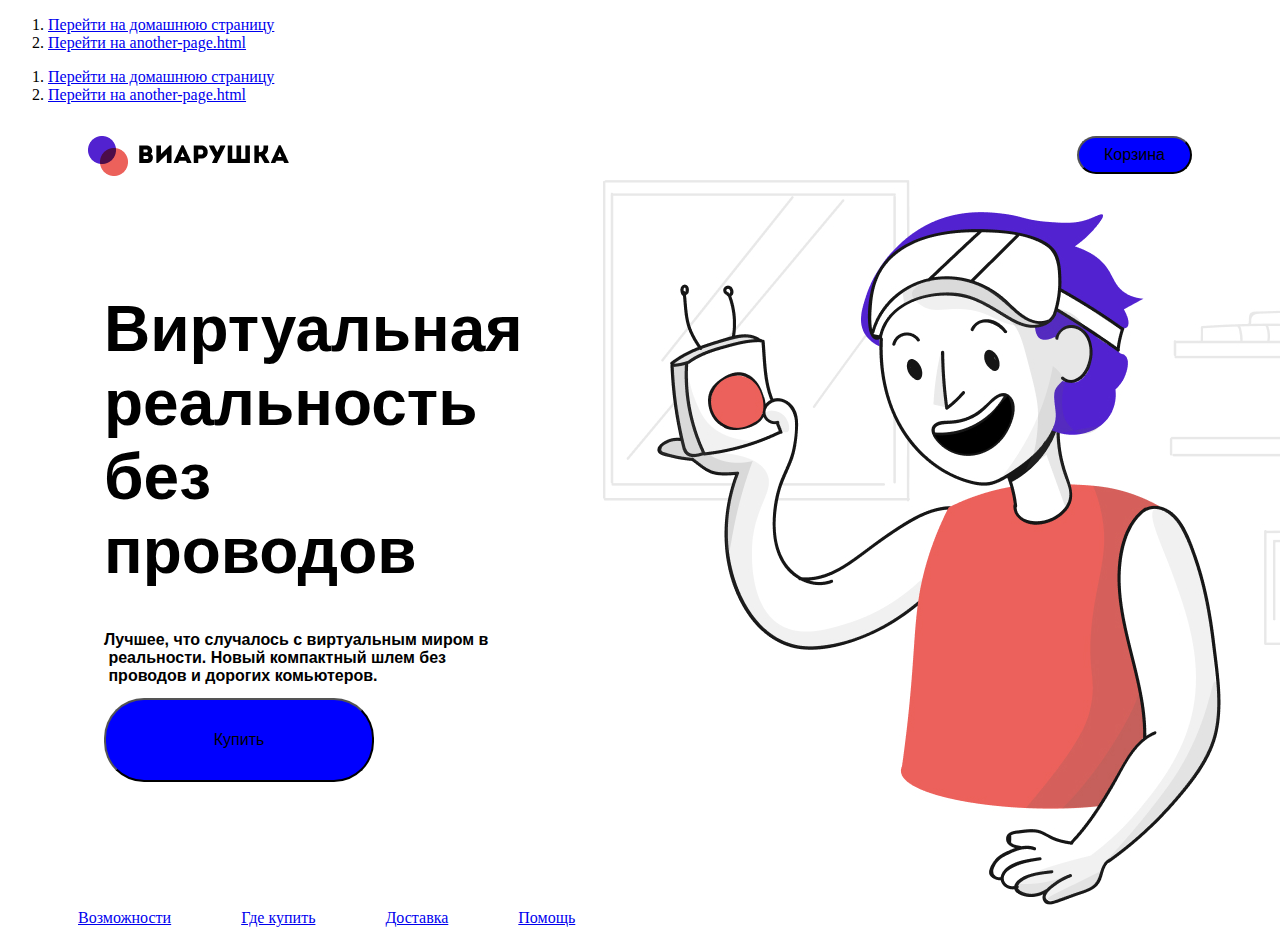
<file: index.html>
<!DOCTYPE html>
<html lang="ru">
<head>
    <meta charset="UTF-8">
    <meta name="viewport" content="width=device-width, initial-scale=1.0">
    <title>8 неделя</title>
    <link rel="stylesheet" href="./assets/style.css">
</head>
<body>
    <nav class="menu">
        <ol>
        <li class="menu__item"><a href="index.html">Перейти на домашнюю страницу</a></li>
        <li class="menu__item"><a href="assets/pages/another-page.html" class="menu__link">Перейти на another-page.html</a></li>
    </ol>
    </nav>
    <!-- another-page.html -->
    <nav class="menu">
    <ol>
        <li class="menu__item"><a href="../../index.html">Перейти на домашнюю страницу</a></li>
        <li class="menu__item"><a href="another-page.html" class="menu__link">Перейти на another-page.html</a></li>
    </ol>
    </nav> 
<header class="header">
<logo class="logo">
<img src="./assets/img/logo (1).png" alt="logo">    
</logo>

<button class="button__small button">Корзина</button>

</header>    
<main class="main">
    <section class="section-1">
    <h1>
    Виртуальная <br>реальность <br>без проводов    
    </h1>
 <h2>Лучшее, что случалось с виртуальным миром в<br>
     реальности. Новый компактный шлем без<br>
     проводов и дорогих комьютеров.</h2>
    <button class="button__big button">Купить</button></section>
    <section class="section-2">
    <img src="./assets/img/pic.jpg" alt="boy">
</section>
</main>
<footer class="footer">
    <a class="nav-link" href="#">Возможности</a>
    <a class="nav-link" href="#">Где купить</a>
    <a class="nav-link" href="#">Доставка</a>
    <a class="nav-link" href="#">Помощь</a>
</footer>
</body>
</html>
</file>
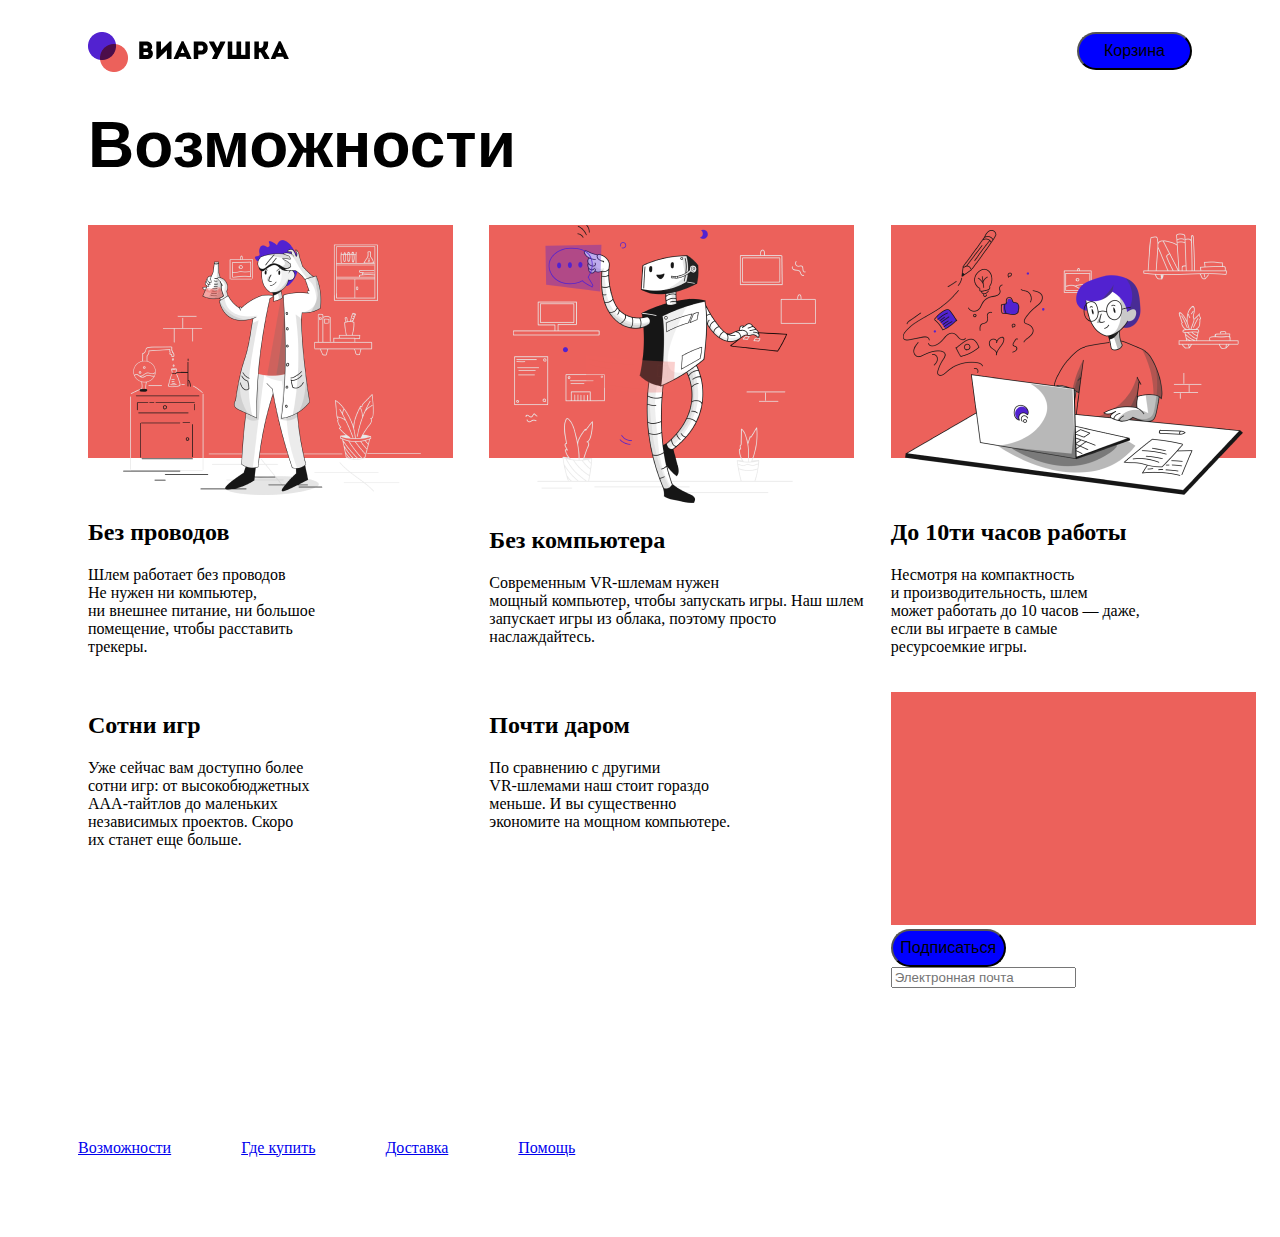
<file: assets/page/another-page.html>
<!DOCTYPE html>
<html lang="en">
<head>
    <meta charset="UTF-8">
    <meta name="viewport" content="width=device-width, initial-scale=1.0">
    <title>8 неделя вторпя страница</title>
    <link rel="stylesheet" href="./style2.css">
</head>
<body>
<header class="header">
    <logo class="logo">
    <img src="./img/logo (1).png" alt="logo">    
    </logo>
    <button class="button__small button">Корзина</button>
    </header>    
<main class="main">
<h1>Возможности</h1>
<div class="container">
<div class="item item-1">    
<img src="./img/Illustration_4.png" alt="ret" class="img__img1 img">
<h2>Без проводов</h2>
<p>Шлем работает без проводов<br> Не нужен ни компьютер, 
    <br>ни внешнее питание, ни большое 
    <br>помещение, чтобы расставить <br>трекеры.</p>
</div>
<div class="item item-2"> 
<img src="./img/Illustration_2.png" alt="robo" class="img__img3 img">
<h2>Без компьютера</h2>
<p>Современным VR-шлемам нужен <br>
мощный компьютер, чтобы запускать игры. Наш шлем
<br>запускает игры из облака, поэтому просто наслаждайтесь.</p>
</div>
<div class="item item-3"> 
<img src="./img/Illustration_9.png" alt="comp" class="img__img4 img">
<h2>Дo 10ти часов работы</h2>
<p>Несмотря на компактность <br> и производительность, шлем <br>
    может работать до 10 часов — даже, <br> если вы играете в самые <br>ресурсоемкие игры.</p>
</div>
<div class="iem item-4">
<h2>Cотни игр</h2>
<p>Уже сейчас вам доступно более <br>сотни игр: от высокобюджетных <br>
     ААА-тайтлов до маленьких <br>независимых проектов. Скоро <br>
     их станет еще больше.</p>
</div>
<div class="iem item-5">
<h2>Почти даром</h2>
<p>По сравнению с другими <br>
    VR-шлемами наш стоит гораздо <br>меньше. И вы существенно 
    <br>экономите на мощном компьютере.</p>
</div>
<div class="iem item-6">
<img src="./img/Rectangle 12.png" alt="ret">
<button class="button__small button">Подписаться</button>
<form>
    <div>
        <label for="userEmail"></label>
        <input type="email" placeholder="Электронная почта" id="userEmail"/>
    </div>
</form>
</div>
</main>
</div>
    <footer class="footer">
        <a class="nav-link" href="#">Возможности</a>
        <a class="nav-link" href="#">Где купить</a>
        <a class="nav-link" href="#">Доставка</a>
        <a class="nav-link" href="#">Помощь</a>
    </footer>
</body>
</html>
</file>
<file: assets/style.css>
header {
    display: flex;
    justify-content: space-between;
    margin-left: 5rem;
    margin-right: 5rem;
    margin-top: 2rem;
    }
main {
display: flex;
flex-direction: row;
}
.section-1 {
    margin-top: 5rem;
    align-items: center;
    margin-left: 6rem;
}
h1 {
font-family: Arial, Helvetica, sans-serif;
font-size: 4rem;
align-items: center;
margin-right: 5rem;
margin-top: 2rem; 
}
h2 {
font-family: Arial, Helvetica, sans-serif;
align-items: center;
font-size: 1rem;
}
footer {
    display: flex;
    /*margin-left: 5rem;*/
    }
    .nav-link {
    margin-left: 70px;
    }
.button__big {
background-color: blue;
font-size: 1em;
border-radius: 40px;
width: 270px;
height: 84px;
}
.button__small {
    background-color: blue;
    font-size: 1em;
    border-radius: 40px;
    width: 115px;
    height: 38px;
    }
</file>
<file: assets/page/style2.css>
header {
    display: flex;
    justify-content: space-between;
    margin-left: 5rem;
    margin-right: 5rem;
    margin-top: 2rem;
    }
.container{
display: grid;   
grid-template-columns: repeat(3, 1fr);
grid-template-rows: repeat(2, 1fr); 
gap: 20px;
margin-left: 5rem;
}
h1 {
font-family: Arial, Helvetica, sans-serif;
font-size: 4rem;
align-items: center;
margin-right: 5rem;
margin-top: 2rem; 
margin-left: 5rem;
}

footer {
    margin-bottom: 5rem;
    display: flex;
    /*margin-left: 5rem;*/
    }
    .nav-link {
    margin-left: 70px;
    }
.button__big {
background-color: blue;
font-size: 1em;
border-radius: 40px;
width: 270px;
height: 84px;
}
.button__small {
    background-color: blue;
    font-size: 1em;
    border-radius: 40px;
    width: 115px;
    height: 38px;
    }
</file>
